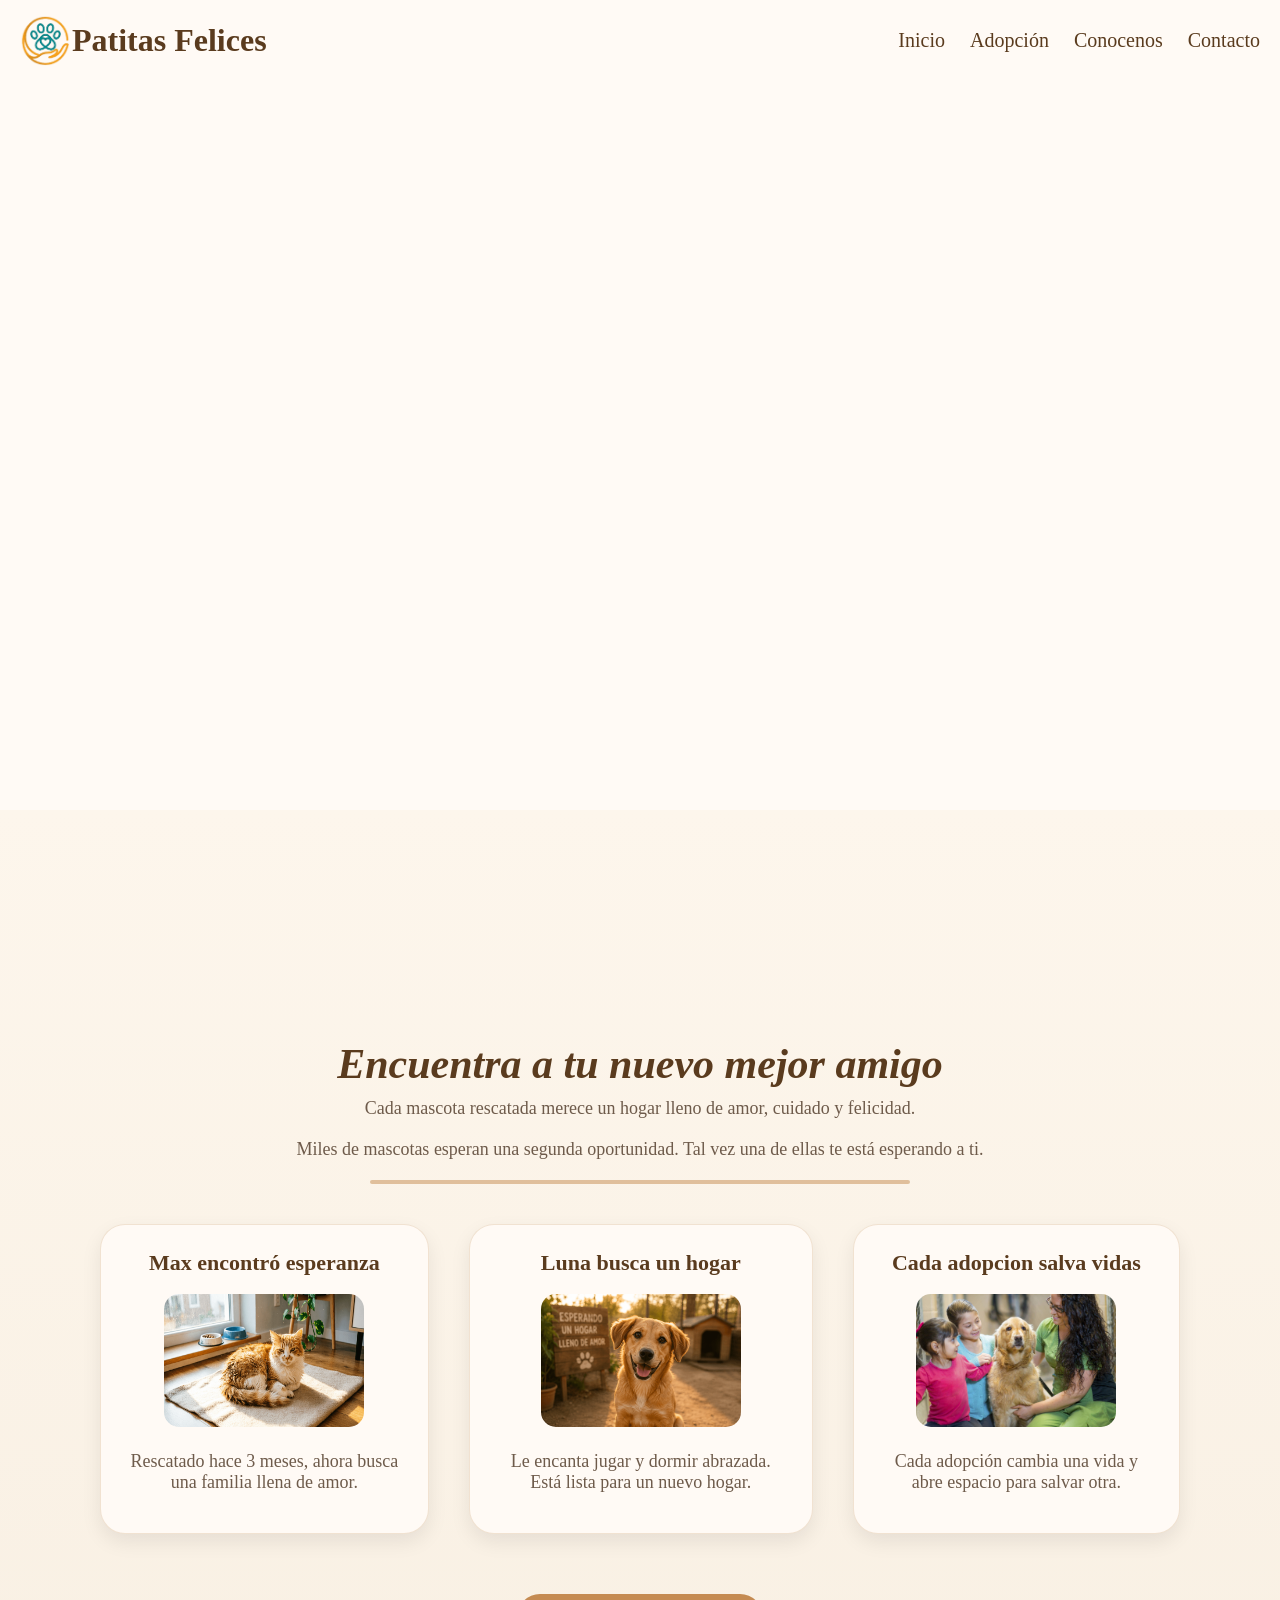
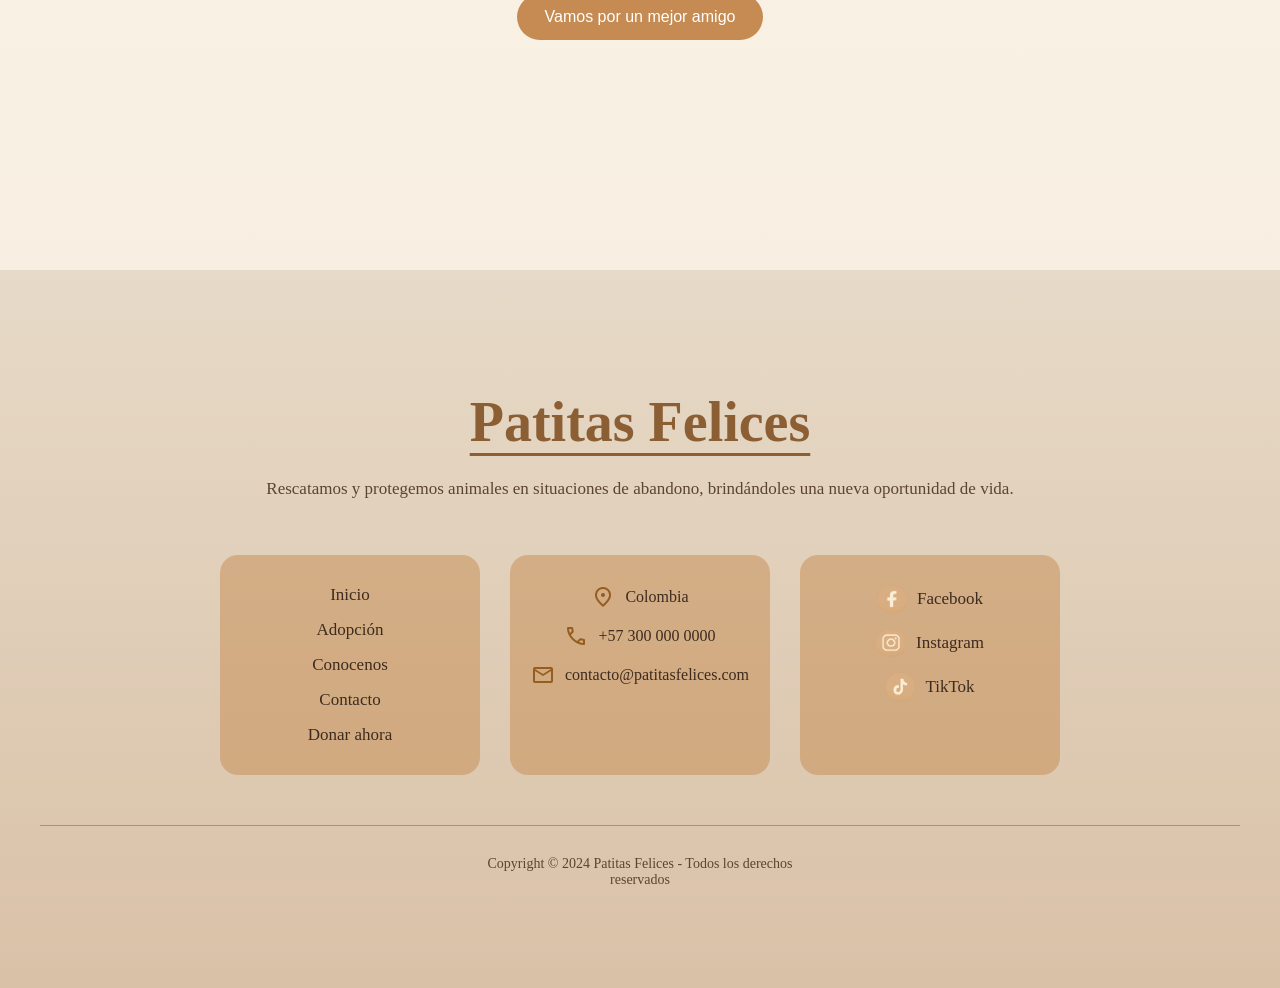
<file: index.html>
<!doctype html>
<html lang="es">
  <head>
    <meta charset="UTF-8" />
    <meta
      name="viewport"
      content="width=device-width, initial-scale=1.0" />
    <title>Document</title>
    <link
      rel="stylesheet"
      href="css/style.css" />
    <link
      rel="stylesheet"
      href="https://fonts.googleapis.com/css2?family=Material+Symbols+Outlined" />
  </head>
  <body>
    <header class="header">
      <div class="logo">
        <a
          href="index.html"
          class="logo-cont">
          <img
            src="img/logo/logo.png"
            alt="logo"
            width="50px" />
          <h1>Patitas Felices</h1>
        </a>
      </div>
      <nav>
        <ul>
          <li><a href="index.html">Inicio</a></li>
          <li><a href="adopcion.html">Adopción</a></li>
          <li><a href="nosotros.html">Conocenos</a></li>
          <li><a href="formulario.html">Contacto</a></li>
        </ul>
      </nav>
    </header>
    <main>
      <section
        id="inicio"
        class="hero">
        <div class="hero-slides">
          <div class="hero-slide hero-slide1">
            <div class="hero-text">
              <h1>Patitas Felices</h1>
              <p>"Transformamos abandono en nuevas oportunidades"</p>
            </div>
          </div>
          <div class="hero-slide hero-slide2">
            <div class="hero-text">
              <h1>Rescatamos vidas</h1>
              <p>
                Protegemos y buscamos hogares responsables para animales que
                merecen una segunda oportunidad
              </p>
            </div>
          </div>
          <div class="hero-slide hero-slide3">
            <div class="hero-text">
              <h1>¿Listo para adoptar?</h1>
              <p>Tu nuevo mejor amigo te está esperando</p>
              <a href="adopcion.html">
                <button class="hero-button">Adopta ahora</button>
              </a>
            </div>
          </div>
        </div>
      </section>

      <section class="carrusel">
        <div class="cont-carrusel">
          <h2>Encuentra a tu nuevo mejor amigo</h2>
          <p>
            Cada mascota rescatada merece un hogar lleno de amor, cuidado y
            felicidad.
          </p>
          <p class="mensaje">
            Miles de mascotas esperan una segunda oportunidad. Tal vez una de
            ellas te está esperando a ti.
          </p>
          <div class="linea"></div>
          <div class="carrusel-container">
            <div class="carrusel-item">
              <h3>Max encontró esperanza</h3>
              <img
                src="img/carrusel/carrusel1.png"
                width="200px"
                height="133px"
                alt="Imagen 1" />
              <p>
                Rescatado hace 3 meses, ahora busca una familia llena de amor.
              </p>
            </div>

            <div class="carrusel-item">
              <h3>Luna busca un hogar</h3>
              <img
                src="img/carrusel/carrusel.png"
                width="200px"
                alt="Imagen 2" />
              <p>
                Le encanta jugar y dormir abrazada. Está lista para un nuevo
                hogar.
              </p>
            </div>

            <div class="carrusel-item">
              <h3>Cada adopcion salva vidas</h3>
              <img
                src="img/carrusel/carrusel2.jpg"
                width="200px"
                alt="Imagen 3" />
              <p>
                Cada adopción cambia una vida y abre espacio para salvar otra.
              </p>
            </div>
          </div>
          <a href="adopcion.html">
            <button>Vamos por un mejor amigo</button>
          </a>
        </div>
      </section>
    </main>

    <footer>
      <div class="container-footer">
        <div class="title">
          <h2>Patitas Felices</h2>
          <p>
            Rescatamos y protegemos animales en situaciones de abandono,
            brindándoles una nueva oportunidad de vida.
          </p>
        </div>
        <div class="container-cards">
          <div class="link">
            <a href="index.html">Inicio</a>
            <a href="adopcion.html">Adopción</a>
            <a href="nosotros.html">Conocenos</a>
            <a href="formulario.html">Contacto</a>
            <a href="https://clientes.nequi.com.co/recargas?">Donar ahora</a>
          </div>

          <div class="contact">
            <div class="item-contact">
              <span class="material-symbols-outlined">location_on</span>
              <p>Colombia</p>
            </div>
            <div class="item-contact">
              <span class="material-symbols-outlined">call</span>
              <p>+57 300 000 0000</p>
            </div>
            <div class="item-contact">
              <span class="material-symbols-outlined">mail</span>
              <p>contacto@patitasfelices.com</p>
            </div>
          </div>

          <div class="redes">
            <a href="#">
              <img
                src="img/redes/facebook.png"
                alt="facebook"
                width="30px" />
              Facebook
            </a>
            <a href="#">
              <img
                src="img/redes/instagram.png"
                alt="instagram"
                width="30px" />
              Instagram
            </a>
            <a href="#">
              <img
                src="img/redes/tiktok.png"
                alt="T"
                width="30px" />
              TikTok
            </a>
            
          </div>
        </div>
        <p class="copy">
          Copyright © 2024 Patitas Felices - Todos los derechos
          <br />
          reservados
        </p>
      </div>
    </footer>
  </body>
</html>
</file>
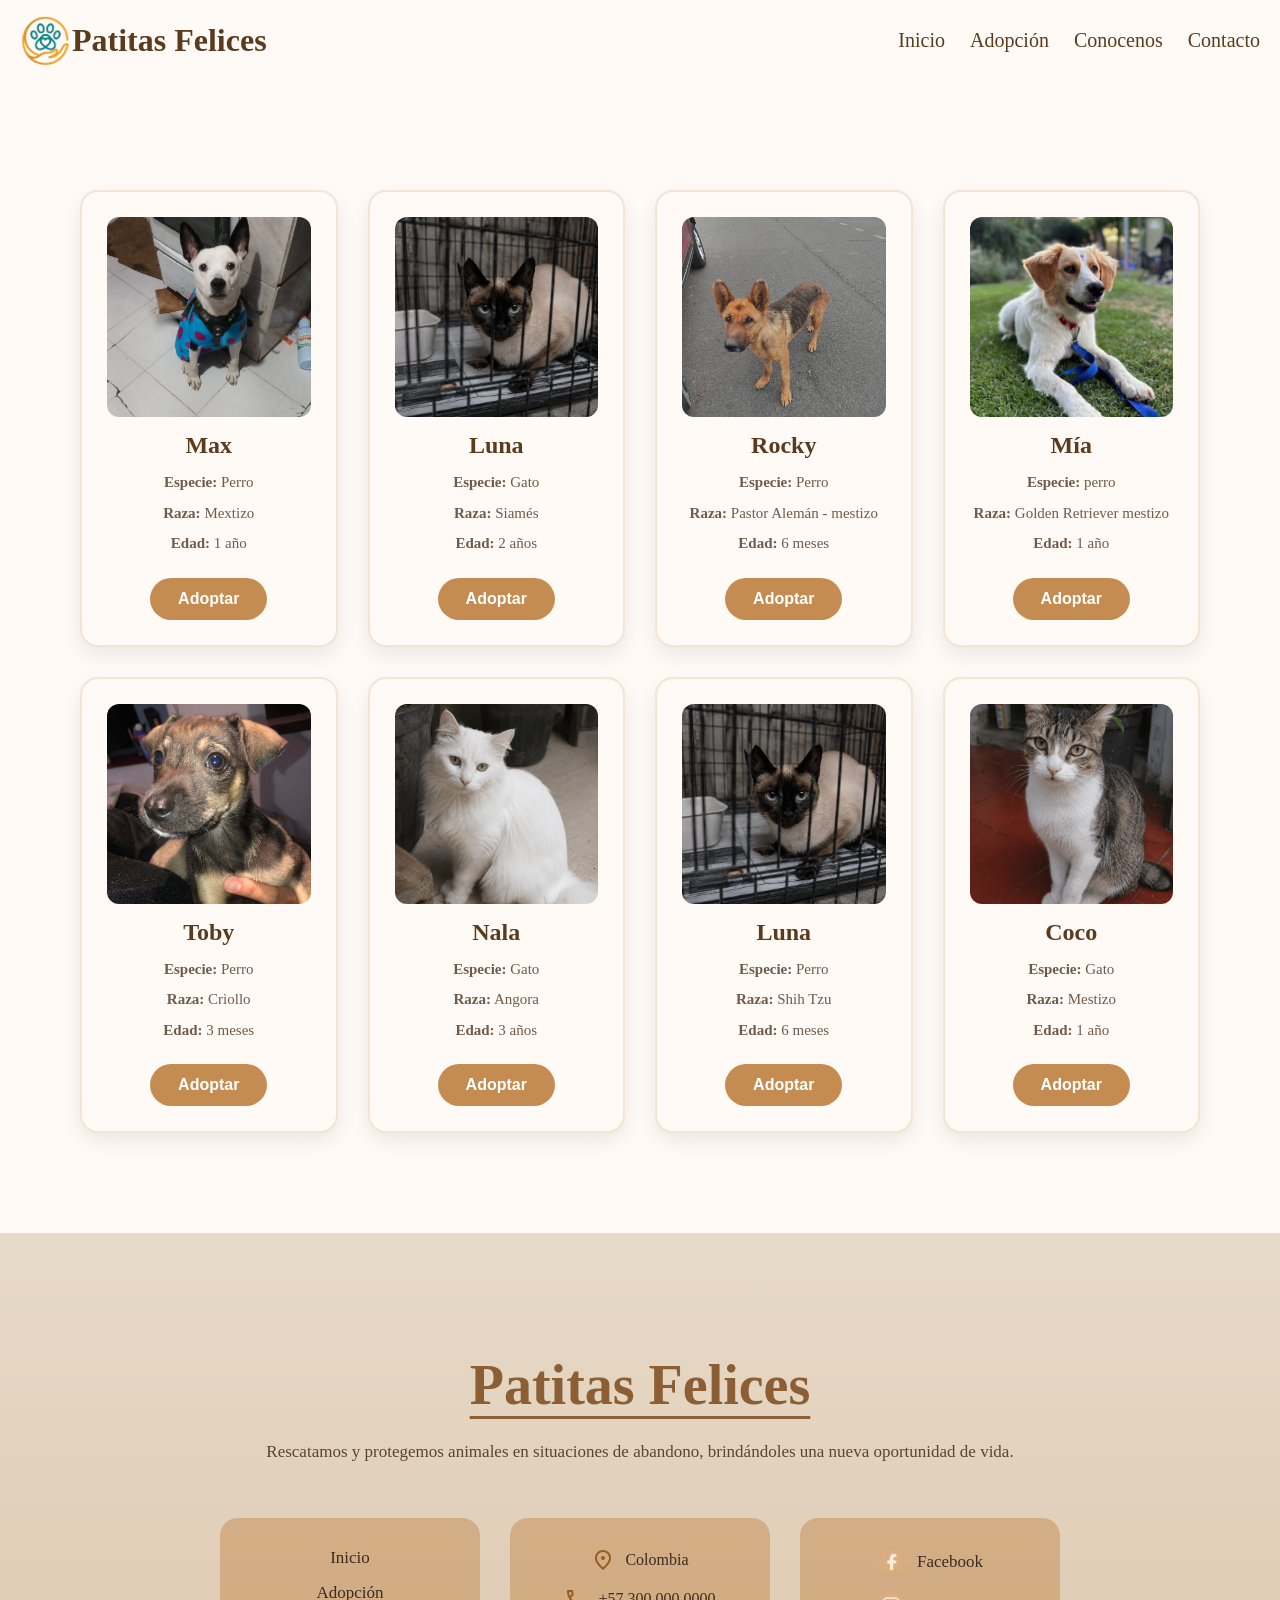
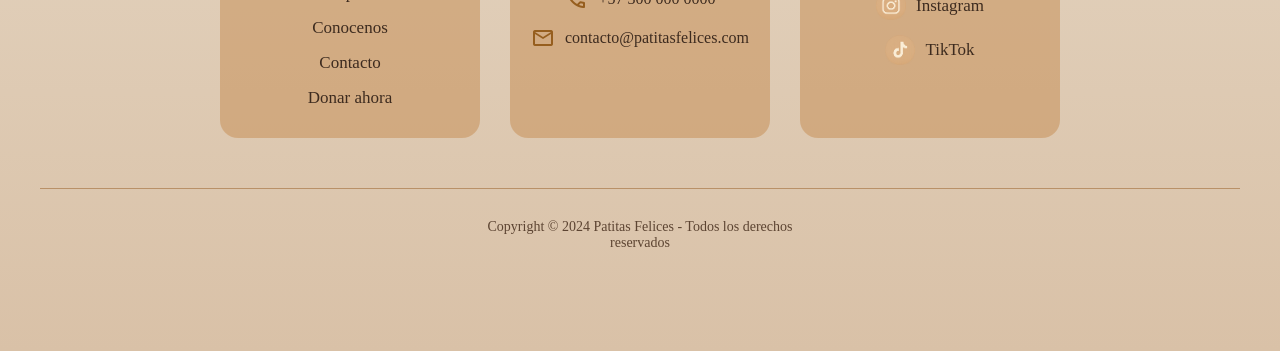
<file: adopcion.html>
<!DOCTYPE html>
<html lang="en">
<head>
    <meta charset="UTF-8">
    <meta name="viewport" content="width=device-width, initial-scale=1.0">
    <title>Document</title>
    <link rel="stylesheet" href="css/style.css">
    <link rel="stylesheet" href="https://fonts.googleapis.com/css2?family=Material+Symbols+Outlined" /></head>

</head>
<body>
    <header class="header">
        <div class="logo">
            <a href="index.html" class="logo-cont">
            <img src="img/logo/logo.png" alt="logo" width="50px">
                <h1>Patitas Felices</h1>
            </a>
        </div>
        <nav>
            <ul>
                <li><a href="index.html">Inicio</a></li>
                <li><a href="adopcion.html">Adopción</a></li>
                <li><a href="nosotros.html">Conocenos</a></li>
                <li><a href="formulario.html">Contacto</a></li>
            </ul>
        </nav>
    </header>

    <main>
        <div class="contenedor-tarjetas">
    
            <div class="contact-tarjet">
                <img src="img/adopcion/max.jpg" alt="Max">
                <h3>Max</h3>
                <p><strong>Especie:</strong> Perro</p>
                <p><strong>Raza:</strong> Mextizo</p>
                <p><strong>Edad:</strong> 1 año</p>
                <a href="formulario.html"><button>Adoptar</button></a>
            </div>
    
            <div class="contact-tarjet">
                <img src="img/adopcion/luna.png" alt="Luna">
                <h3>Luna</h3>
                <p><strong>Especie:</strong> Gato</p>
                <p><strong>Raza:</strong> Siamés</p>
                <p><strong>Edad:</strong> 2 años</p>
                <a href="formulario.html"><button>Adoptar</button></a>
            </div>
    
            <div class="contact-tarjet">
                <img src="img/adopcion/rocky.jpg" alt="Rocky">
                <h3>Rocky</h3>
                <p><strong>Especie:</strong> Perro</p>
                <p><strong>Raza:</strong> Pastor Alemán - mestizo</p>
                <p><strong>Edad:</strong> 6 meses</p>
                <a href="formulario.html"><button>Adoptar</button></a>
            </div>
    
            <div class="contact-tarjet">
                <img src="img/adopcion/mia.jpg" alt="Mía">
                <h3>Mía</h3>
                <p><strong>Especie:</strong> perro</p>
                <p><strong>Raza:</strong> Golden Retriever mestizo</p>
                <p><strong>Edad:</strong> 1 año</p>
                <a href="formulario.html"><button>Adoptar</button></a>
            </div>
    
            <div class="contact-tarjet">
                <img src="img/adopcion/toby.jpg" alt="Toby">
                <h3>Toby</h3>
                <p><strong>Especie:</strong> Perro</p>
                <p><strong>Raza:</strong> Criollo</p>
                <p><strong>Edad:</strong> 3 meses</p>
                <a href="formulario.html"><button>Adoptar</button></a>
            </div>
    
            <div class="contact-tarjet">
                <img src="img/adopcion/nala.png" alt="Nala">
                <h3>Nala</h3>
                <p><strong>Especie:</strong> Gato</p>
                <p><strong>Raza:</strong> Angora</p>
                <p><strong>Edad:</strong> 3 años</p>
                <a href="formulario.html"><button>Adoptar</button></a>
            </div>
    
            <div class="contact-tarjet">
                <img src="img/adopcion/luna.png" alt="Luna">
                <h3>Luna</h3>
                <p><strong>Especie:</strong> Perro</p>
                <p><strong>Raza:</strong> Shih Tzu</p>
                <p><strong>Edad:</strong> 6 meses</p>
                <a href="formulario.html"><button>Adoptar</button></a>
            </div>
    
            <div class="contact-tarjet">
                <img src="img/adopcion/coco.png" alt="Coco">
                <h3>Coco</h3>
                <p><strong>Especie:</strong> Gato</p>
                <p><strong>Raza:</strong> Mestizo</p>
                <p><strong>Edad:</strong> 1 año</p>
                <a href="formulario.html"><button>Adoptar</button></a>
            </div>
    
        </div>
    </main>



    <footer>
      <div class="container-footer">
        <div class="title">
          <h2>Patitas Felices</h2>
          <p>
            Rescatamos y protegemos animales en situaciones de abandono,
            brindándoles una nueva oportunidad de vida.
          </p>
        </div>
        <div class="container-cards">
          <div class="link">
            <a href="index.html">Inicio</a>
            <a href="adopcion.html">Adopción</a>
            <a href="nosotros.html">Conocenos</a>
            <a href="formulario.html">Contacto</a>
            <a href="https://clientes.nequi.com.co/recargas?">Donar ahora</a>
          </div>

          <div class="contact">
            <div class="item-contact">
              <span class="material-symbols-outlined">location_on</span>
              <p>Colombia</p>
            </div>
            <div class="item-contact">
              <span class="material-symbols-outlined">call</span>
              <p>+57 300 000 0000</p>
            </div>
            <div class="item-contact">
              <span class="material-symbols-outlined">mail</span>
              <p>contacto@patitasfelices.com</p>
            </div>
          </div>

          <div class="redes">
            <a href="#">
              <img
                src="img/redes/facebook.png"
                alt="facebook"
                width="30px" />
              Facebook
            </a>
            <a href="#">
              <img
                src="img/redes/instagram.png"
                alt="instagram"
                width="30px" />
              Instagram
            </a>
            <a href="#">
              <img
                src="img/redes/tiktok.png"
                alt="T"
                width="30px" />
              TikTok
            </a>
            
          </div>
        </div>
        <p class="copy">
          Copyright © 2024 Patitas Felices - Todos los derechos
          <br />
          reservados
        </p>
      </div>
    </footer>
</body>
</html>
</file>
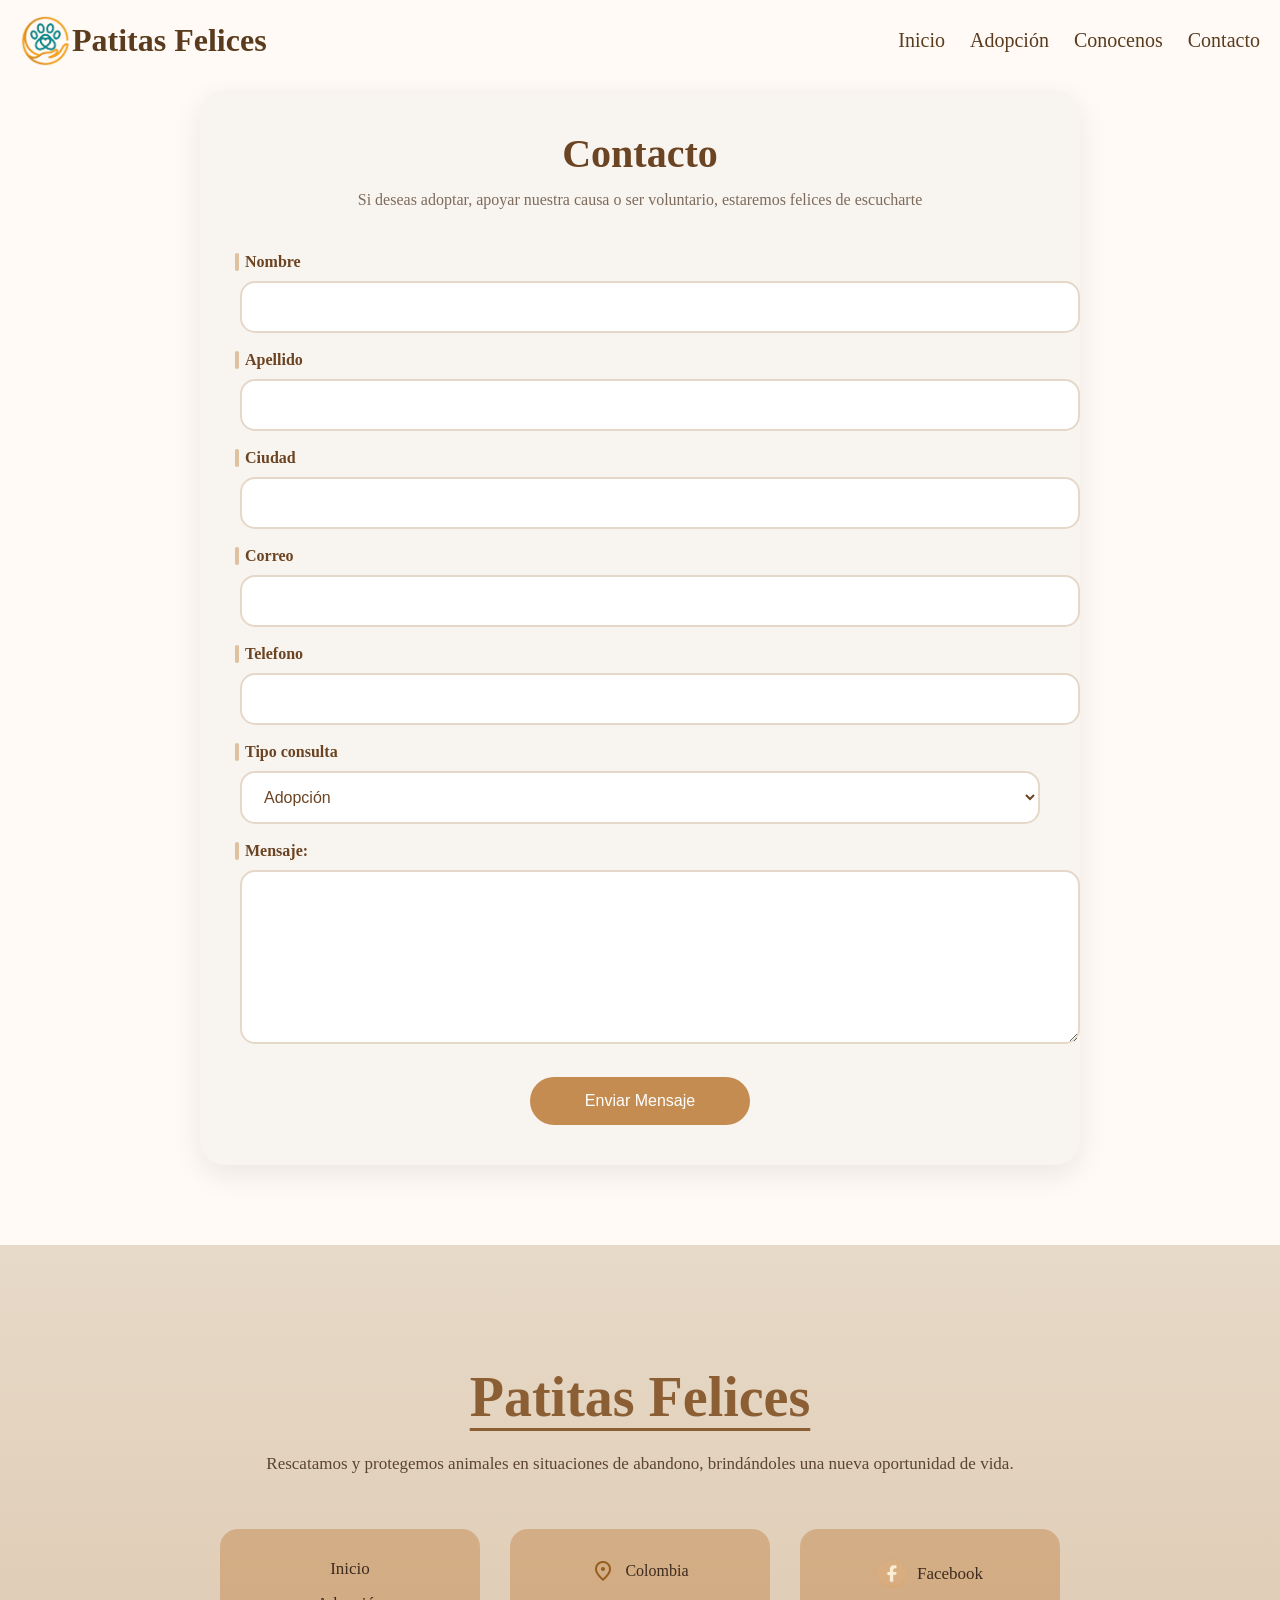
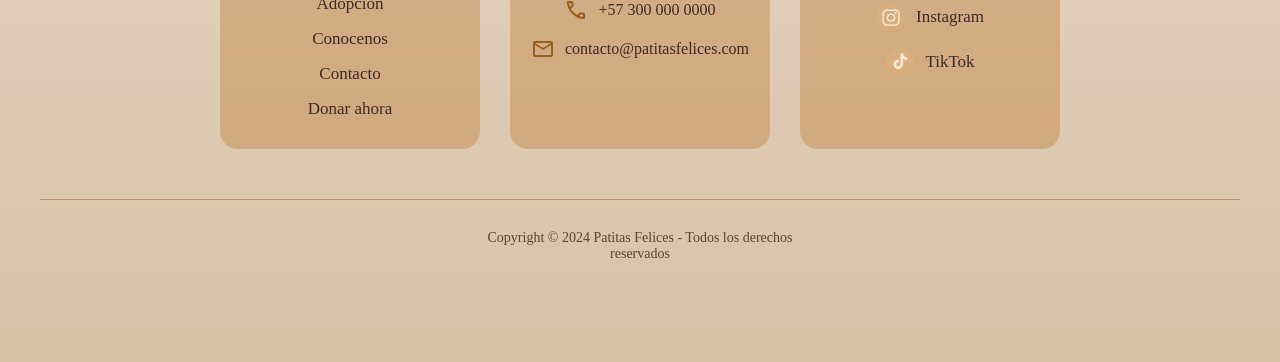
<file: formulario.html>
<!DOCTYPE html>
<html lang="en">
<head>
    <meta charset="UTF-8">
    <meta name="viewport" content="width=device-width, initial-scale=1.0">
    <title>Document</title>
    <link rel="stylesheet" href="css/style.css">
    <link rel="stylesheet" href="https://fonts.googleapis.com/css2?family=Material+Symbols+Outlined" /></head>

</head>
<body>
    <header class="header">
        <div class="logo">
            <a href="index.html" class="logo-cont">
            <img src="img/logo/logo.png" alt="logo" width="50px">
                <h1>Patitas Felices</h1>
            </a>
        </div>
        <nav>
            <ul>
                <li><a href="index.html">Inicio</a></li>
                <li><a href="adopcion.html">Adopción</a></li>
                <li><a href="nosotros.html">Conocenos</a></li>
                <li><a href="formulario.html">Contacto</a></li>
            </ul>
        </nav>
    </header>
    <main>
        <section id="contacto" class="contacto">
            <h2>Contacto</h2>
                <p>Si deseas adoptar, apoyar nuestra causa o ser voluntario, estaremos felices de escucharte</p>
                <form action="">
                    <label for="name">Nombre</label>
                    <input type="text" id="name" name="name" required>
                    
                    <label for="lname">Apellido</label>
                    <input type="text" id="lname" name="lname" required>
    
                    <label for="name">Ciudad</label>
                    <input type="text" id="name" name="name" required>
    
                    <label for="name">Correo</label>
                    <input type="email" id="email" name="email"  required>
    
                    <label for="name">Telefono</label>
                    <input type="number" id="number" name="number" required>
    
                    <label for="consulta">Tipo consulta</label>
                    <select name="consulta" id="consulta">
                        <option value="adopcion">Adopción</option>
                        <option value="donacion">Donación</option>
                        <option value="voluntariado">Voluntariado</option>
                        <option value="informacion">Informacion</option>
    
                    </select>
    
                    <label for="mensaje">Mensaje:</label>
                    <textarea id="mensaje" name="mensaje" rows="4" required></textarea>
    
                    <button type="submit">Enviar Mensaje</button>
                </form>
        </section>
    </main>
     <footer>
      <div class="container-footer">
        <div class="title">
          <h2>Patitas Felices</h2>
          <p>
            Rescatamos y protegemos animales en situaciones de abandono,
            brindándoles una nueva oportunidad de vida.
          </p>
        </div>
        <div class="container-cards">
          <div class="link">
            <a href="index.html">Inicio</a>
            <a href="adopcion.html">Adopción</a>
            <a href="nosotros.html">Conocenos</a>
            <a href="formulario.html">Contacto</a>
            <a href="https://clientes.nequi.com.co/recargas?">Donar ahora</a>
          </div>

          <div class="contact">
            <div class="item-contact">
              <span class="material-symbols-outlined">location_on</span>
              <p>Colombia</p>
            </div>
            <div class="item-contact">
              <span class="material-symbols-outlined">call</span>
              <p>+57 300 000 0000</p>
            </div>
            <div class="item-contact">
              <span class="material-symbols-outlined">mail</span>
              <p>contacto@patitasfelices.com</p>
            </div>
          </div>

          <div class="redes">
            <a href="#">
              <img
                src="img/redes/facebook.png"
                alt="facebook"
                width="30px" />
              Facebook
            </a>
            <a href="#">
              <img
                src="img/redes/instagram.png"
                alt="instagram"
                width="30px" />
              Instagram
            </a>
            <a href="#">
              <img
                src="img/redes/tiktok.png"
                alt="T"
                width="30px" />
              TikTok
            </a>
            
          </div>
        </div>
        <p class="copy">
          Copyright © 2024 Patitas Felices - Todos los derechos
          <br />
          reservados
        </p>
      </div>
    </footer>
</body>
</html>
</file>
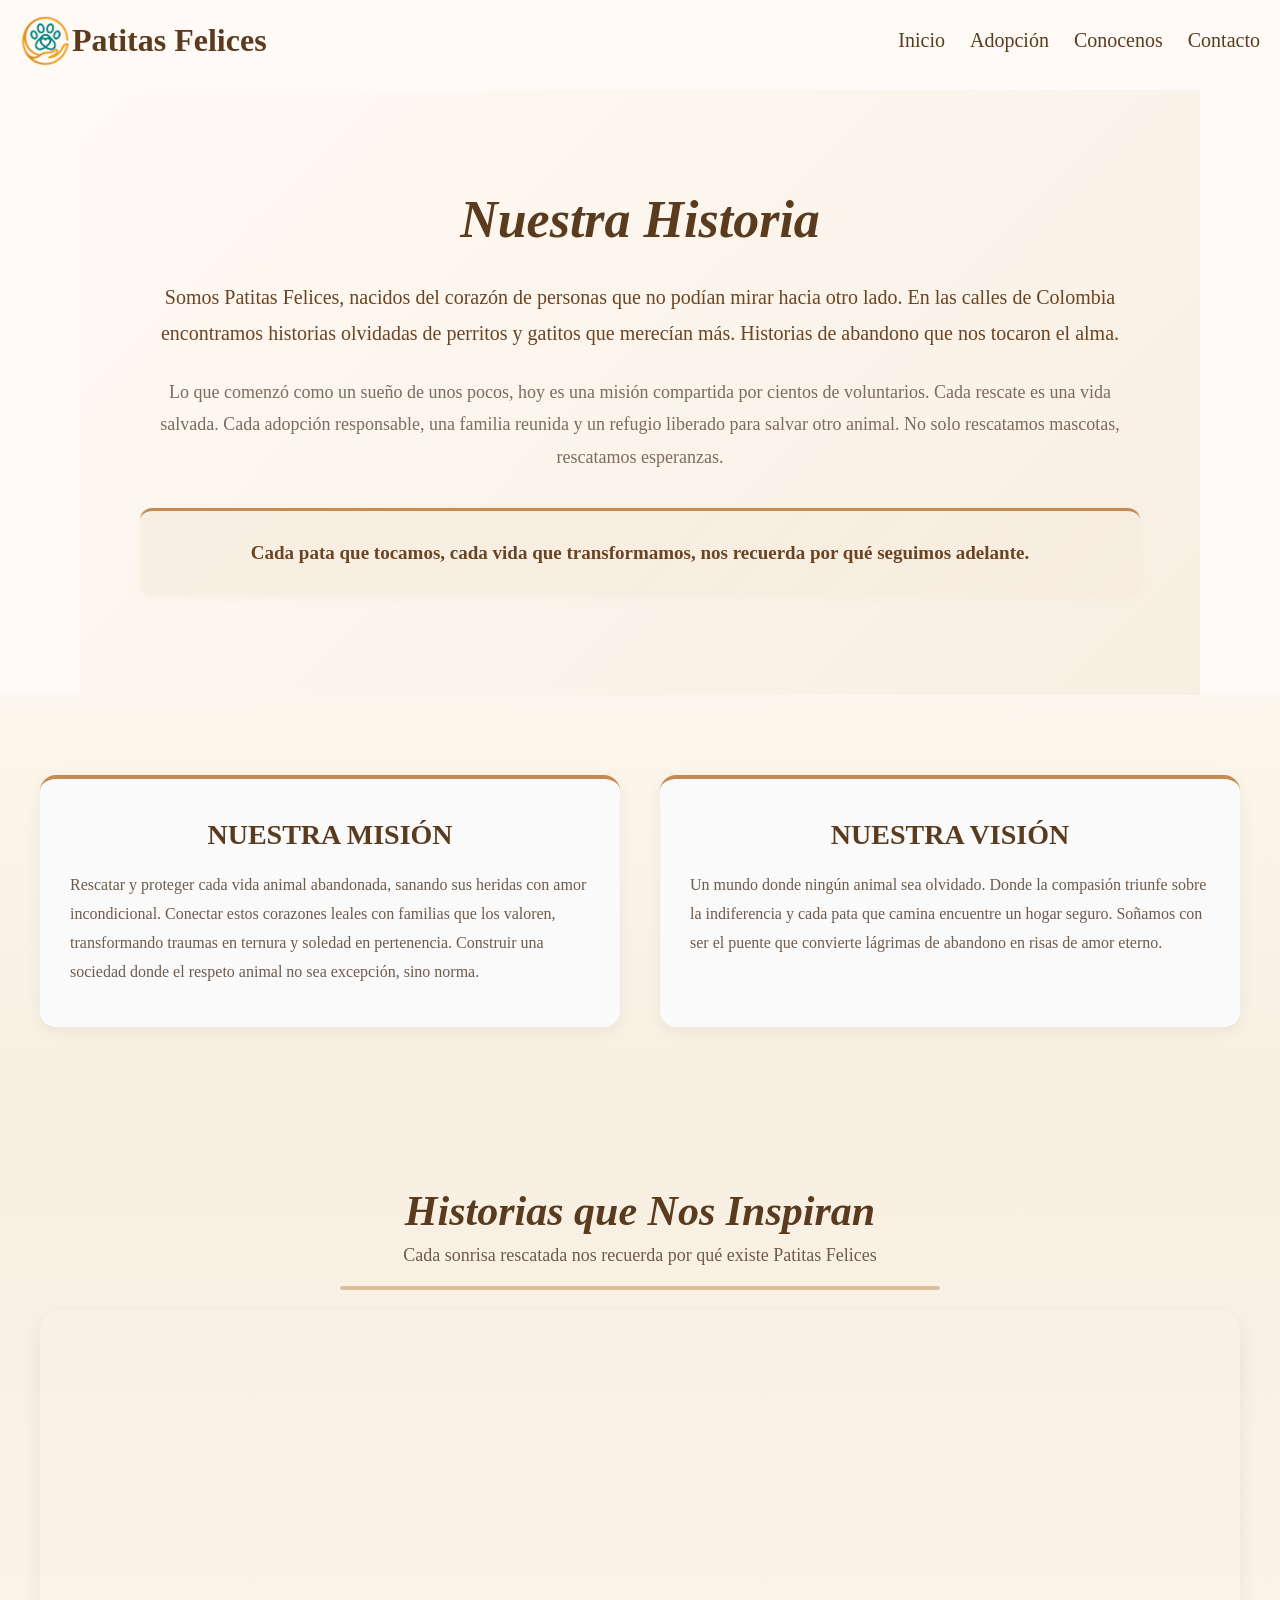
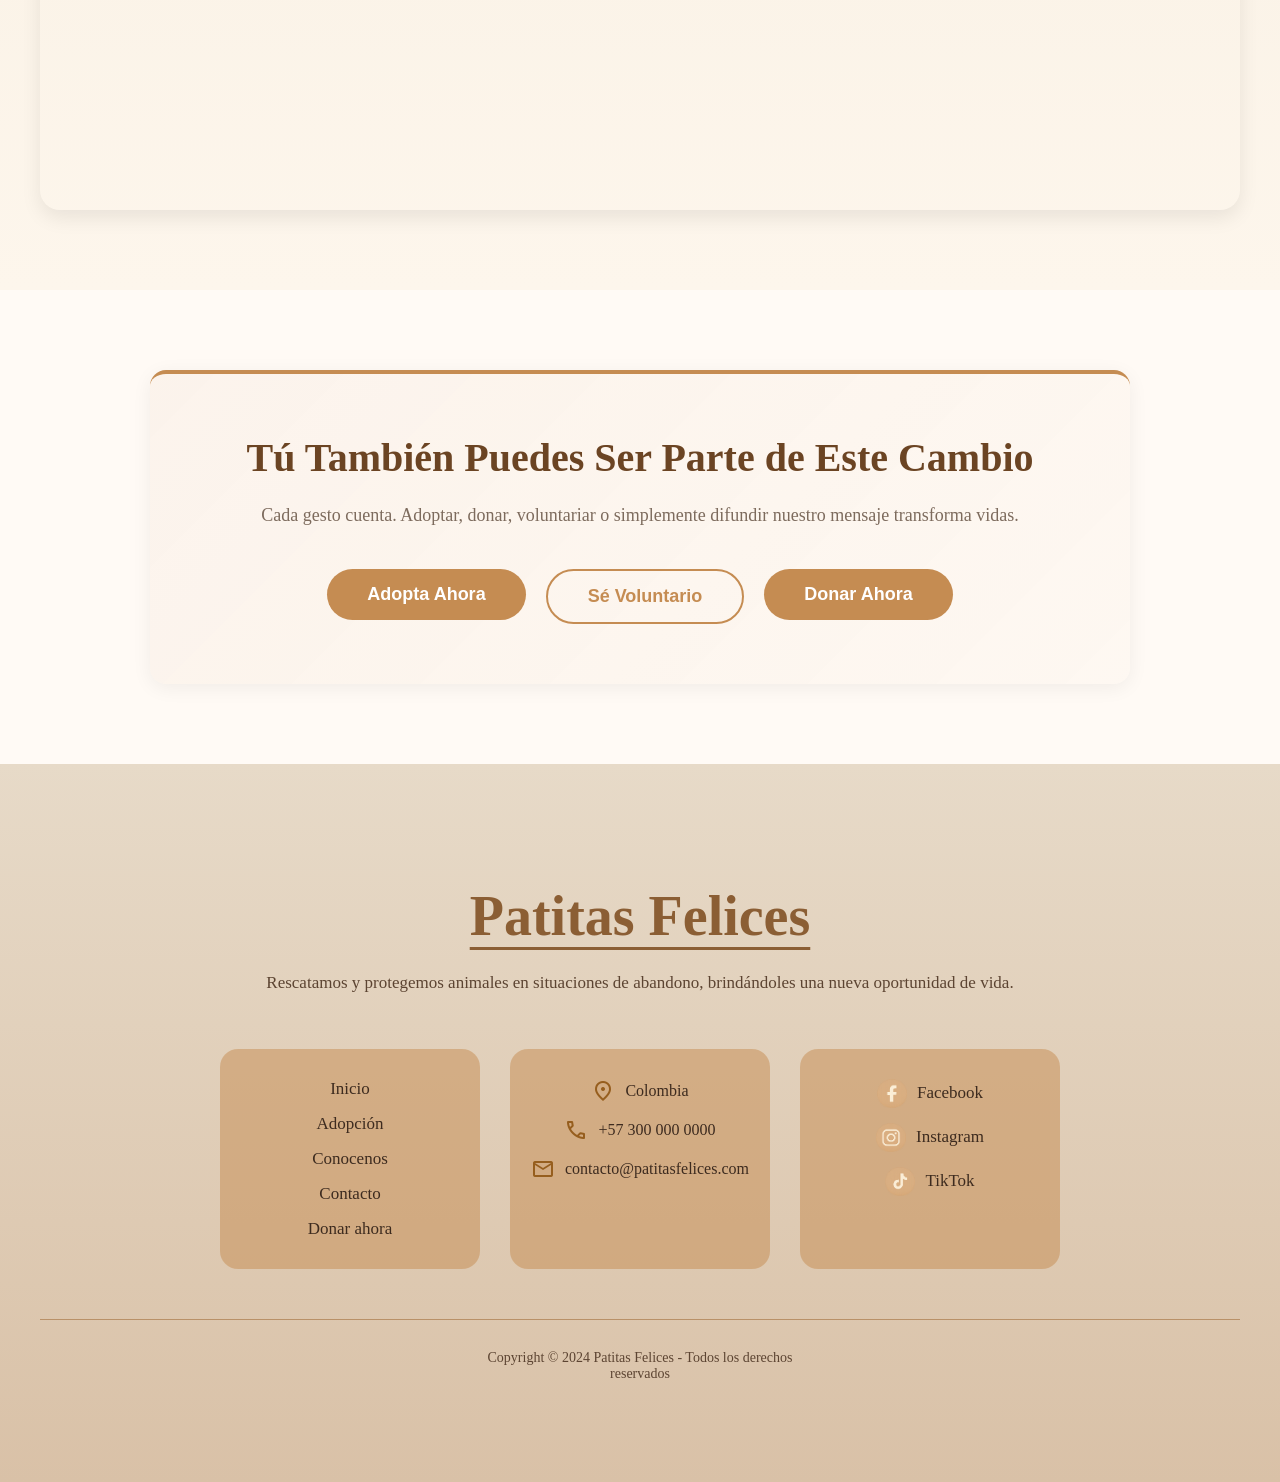
<file: nosotros.html>
<!DOCTYPE html>
<html lang="en">
<head>
    <meta charset="UTF-8">
    <meta name="viewport" content="width=device-width, initial-scale=1.0">
    <title>Document</title>
    <link rel="stylesheet" href="css/style.css">
    <link rel="stylesheet" href="https://fonts.googleapis.com/css2?family=Material+Symbols+Outlined" />
</head>

</head>
<body>
    <header class="header">
        <div class="logo">
            <a href="index.html" class="logo-cont">
            <img src="img/logo/logo.png" alt="logo" width="50px">
                <h1>Patitas Felices</h1>
            </a>
        </div>
        <nav>
            <ul>
                <li><a href="index.html">Inicio</a></li>
                <li><a href="adopcion.html">Adopción</a></li>
                <li><a href="nosotros.html">Conocenos</a></li>
                <li><a href="formulario.html">Contacto</a></li>
            </ul>
        </nav>
    </header>
    <main>
        <section id="nosotros">

            <section class="historia">
                <div class="historia-contenido">
                    <h1>Nuestra Historia</h1>
                    <p class="intro-texto">
                        Somos Patitas Felices, nacidos del corazón de personas que no podían mirar hacia otro lado. 
                        En las calles de Colombia encontramos historias olvidadas de perritos y gatitos que merecían más. 
                        Historias de abandono que nos tocaron el alma.
                    </p>
                    <p class="cuerpo-texto">
                        Lo que comenzó como un sueño de unos pocos, hoy es una misión compartida por cientos de voluntarios. 
                        Cada rescate es una vida salvada. Cada adopción responsable, una familia reunida y un refugio liberado para salvar otro animal. 
                        No solo rescatamos mascotas, rescatamos esperanzas.
                    </p>
                    <p class="cierre-texto">
                        <strong>Cada pata que tocamos, cada vida que transformamos, nos recuerda por qué seguimos adelante.</strong>
                    </p>
                </div>
            </section>

            <section class="mis-vis">
                <div class="mision">
                    <h2>NUESTRA MISIÓN</h2>
                    <p>Rescatar y proteger cada vida animal abandonada, sanando sus heridas con amor incondicional. Conectar estos corazones leales con familias que los valoren, transformando traumas en ternura y soledad en pertenencia. Construir una sociedad donde el respeto animal no sea excepción, sino norma.</p>
                </div>
                <div class="vision">
                    <h2> NUESTRA VISIÓN</h2>
                    <p>Un mundo donde ningún animal sea olvidado. Donde la compasión triunfe sobre la indiferencia y cada pata que camina encuentre un hogar seguro. Soñamos con ser el puente que convierte lágrimas de abandono en risas de amor eterno.</p>
                </div>  
            </section>

            <section class="carrusel-historias">
    <div class="cont-carrusel-historias">

        <h2>Historias que Nos Inspiran</h2>
        <p>Cada sonrisa rescatada nos recuerda por qué existe Patitas Felices</p>

        <div class="linea"></div>

        <div class="carrusel-container-historias">

            <!-- Banner 1 -->
            <div class="slide slide1">
                <div class="contenido-slide izquierda">
                    <h1>Patitas Felices</h1>
                    <p>"Transformamos abandono en nuevas oportunidades"</p>
                    <p>Rescatamos, protegemos y buscamos hogares responsables para animales que merecen una segunda oportunidad.</p>

                    <a href="adopcion.html">
                        <button>Adopta ahora</button>
                    </a>
                </div>
            </div>

            <!-- Banner 2 -->
            <div class="slide slide2">
                <div class="contenido-slide centro">
                    <h1>Ayúdanos a Salvar Vidas</h1>
                    <p>"Tu ayuda hace la diferencia"</p>
                    <p>Con tu donación podemos alimentar, rescatar y brindar atención veterinaria.</p>

                    <a href="https://clientes.nequi.com.co/recargas?">
                        <button>Donar ahora</button>
                    </a>
                </div>
            </div>

                <!-- Banner 3 -->
            <div class="slide slide3">
                <div class="contenido-slide derecha">
                    <h1>Hazte Voluntario</h1>
                    <p>"Cada mano cuenta"</p>
                    <p>Únete a nuestra misión ayudando a perros y gatos a encontrar un hogar.</p>

                    <a href="formulario.html">
                        <button>Quiero ayudar</button>
                    </a>
                </div>
            </div>

        </div>
    </div>
</section>

            <section class="testimonio">
                <h2>Tú También Puedes Ser Parte de Este Cambio</h2>
                <p>Cada gesto cuenta. Adoptar, donar, voluntariar o simplemente difundir nuestro mensaje transforma vidas.</p>
                <div class="botones-accion">
                    <a href="adopcion.html">
                        <button class="btn-adoptar">Adopta Ahora</button>
                    </a>
                    <a href="formulario.html">
                        <button class="btn-contactar">Sé Voluntario</button>
                    </a>
                    <a href="https://clientes.nequi.com.co/recargas?">
                        <button class="btn-adoptar">Donar Ahora</button>
                    </a>
                </div>
            </section>
        </section>
    </main>
     <footer>
      <div class="container-footer">
        <div class="title">
          <h2>Patitas Felices</h2>
          <p>
            Rescatamos y protegemos animales en situaciones de abandono,
            brindándoles una nueva oportunidad de vida.
          </p>
        </div>
        <div class="container-cards">
          <div class="link">
            <a href="index.html">Inicio</a>
            <a href="adopcion.html">Adopción</a>
            <a href="nosotros.html">Conocenos</a>
            <a href="formulario.html">Contacto</a>
            <a href="https://clientes.nequi.com.co/recargas?">Donar ahora</a>
          </div>

          <div class="contact">
            <div class="item-contact">
              <span class="material-symbols-outlined">location_on</span>
              <p>Colombia</p>
            </div>
            <div class="item-contact">
              <span class="material-symbols-outlined">call</span>
              <p>+57 300 000 0000</p>
            </div>
            <div class="item-contact">
              <span class="material-symbols-outlined">mail</span>
              <p>contacto@patitasfelices.com</p>
            </div>
          </div>

          <div class="redes">
            <a href="#">
              <img
                src="img/redes/facebook.png"
                alt="facebook"
                width="30px" />
              Facebook
            </a>
            <a href="#">
              <img
                src="img/redes/instagram.png"
                alt="instagram"
                width="30px" />
              Instagram
            </a>
            <a href="#">
              <img
                src="img/redes/tiktok.png"
                alt="T"
                width="30px" />
              TikTok
            </a>
            
          </div>
        </div>
        <p class="copy">
          Copyright © 2024 Patitas Felices - Todos los derechos
          <br />
          reservados
        </p>
      </div>
    </footer>
</body>
</html>
</file>
<file: css/style.css>
* {
  margin: 0;
  padding: 0;
}

body {
  background-color: #fffaf5;
}

/* header */
.header {
  display: flex;
  align-items: center;
  justify-content: space-between;
  background-color: #fffaf5;
  padding: 15px 20px;
  z-index: 100;
  position: fixed;
  top: 0;
  left: 0;
  width: 100%;
  box-sizing: border-box;
}

.logo-cont {
  display: flex;
  align-items: center;
  gap: 2px;
  text-decoration: none;
  color: rgb(230, 116, 50);
}

.logo-cont h1 {
  font-size: 32px;
  color: #5a3b1e;
}

.logo img {
  display: block;
}

.header ul {
  display: flex;
  flex-direction: row;
  align-items: center;
  margin: 0;
  padding: 0;
  gap: 25px;
  list-style: none;
}

.header ul li a {
  text-decoration: none;
  color: #5a3b1e;
  font-size: 20px;
  transition: 0.3s;
}

.header ul li a:hover {
  color: rgba(172, 85, 23, 0.815);
  background: rgba(172, 85, 23, 0.08);
  padding: 5px;
  border-radius: 5px;
}

main {
  margin-top: 90px;
}

.hero {
  position: relative;
  width: 100%;
  height: 80vh;
  overflow: hidden;
  border-radius: 0;
}

.hero-slides {
  position: relative;
  width: 100%;
  height: 100%;
}

.hero-slide {
  position: absolute;
  inset: 0;
  display: flex;
  align-items: center;
  justify-content: center;
  padding: 60px;
  background-size: cover;
  background-position: center;
  background-repeat: no-repeat;
  opacity: 0;
  animation: heroSlider 15s infinite;
}

.hero-slide1 {
  background-image: url('../img/hero/fondo.png');
  animation-delay: 0s;
}

.hero-slide2 {
  background-image: url('../img/hero/fondo1.png');
  animation-delay: 5s;
}

.hero-slide3 {
  background-image: url('../img/hero/fondo3.png');
  animation-delay: 10s;
}

.hero-slide::before {
  content: '';
  position: absolute;
  inset: 0;
  background: rgba(0, 0, 0, 0.35);
  pointer-events: none;
}

.hero-text {
  position: relative;
  z-index: 2;
  text-align: center;
  max-width: 600px;
  color: white;
  pointer-events: auto;
}

.hero-text h1 {
  font-size: 70px;
  margin-bottom: 20px;
  color: #fff;
  text-shadow: 2px 2px 8px rgba(0, 0, 0, 0.5);
}

.hero-text p {
  font-size: 24px;
  margin-bottom: 20px;
  color: #fff;
  text-shadow: 1px 1px 6px rgba(0, 0, 0, 0.5);
}

.hero-button {
  padding: 14px 28px;
  border: none;
  border-radius: 12px;
  background: #c58c52;
  color: white;
  font-size: 18px;
  cursor: pointer;
  transition: 0.3s;
  box-shadow: 0 4px 12px rgba(0, 0, 0, 0.3);
}

.hero-button:hover {
  background: #d98941;
  transform: scale(1.05);
  box-shadow: 0 6px 16px rgba(0, 0, 0, 0.4);
}

@keyframes heroSlider {
  0% {
    opacity: 0;
    transform: scale(1.08);
  }
  10% {
    opacity: 1;
    transform: scale(1);
  }
  30% {
    opacity: 1;
  }
  40% {
    opacity: 0;
  }
  100% {
    opacity: 0;
  }
}

.hero:hover .hero-slide {
  animation-play-state: paused;
}

/* carrusel */
.carrusel {
  display: flex;
  flex-direction: column;
  text-align: center;
  justify-content: center;
  gap: 20px;
  height: 900px;
  padding: 80px 100px;
  background: linear-gradient(to bottom, #fdf6ec, #f8efe2);
}

.carrusel-container {
  display: flex;
  flex-direction: row;
  justify-content: center;
  gap: 40px;
  min-width: 200px;
  padding: 20px 0 40px;
}

.carrusel-item {
  background-color: #fffaf5;
  padding: 25px;
  border-radius: 25px;
  border: 1px solid rgba(185, 129, 64, 0.2);
  box-shadow: 0 8px 20px rgba(0, 0, 0, 0.08);
  transition: 0.3s ease;
}

.carrusel-item:hover {
  transform: translateY(-8px);
  box-shadow: 0 14px 25px rgba(0, 0, 0, 0.12);
}

.carrusel h2 {
  font-size: 42px;
  color: #5a3b1e;
  font-style: italic;
  margin-bottom: 10px;
}

.carrusel p {
  color: #6e5b4b;
  font-size: 18px;
  margin-bottom: 20px;
}
.carrusel-item p {
  color: #6e5b4b;
  font-size: 18px;
  padding-top: 20px;
  margin-bottom: 15px;
}
.carrusel-item h3 {
  font-size: 22px;
  margin-bottom: 18px;
  color: #5a3b1e;
}

.carrusel-item img {
  border-radius: 15px;
  transition: 0.3s ease;
}

.carrusel-item img:hover {
  transform: scale(1.03);
  box-shadow: 4px 10px 10px rgba(146, 86, 38, 0.5);
}

.carrusel a button {
  margin-top: 20px;
  padding: 14px 28px;
  border: none;
  border-radius: 50px;
  background-color: #c58b52;
  color: white;
  font-size: 16px;
  transition: 0.3s ease;
  cursor:
    url(/img/click.png) 16 16,
    pointer;
}

.carrusel a button:hover {
  background-color: #a86f3d;
  transform: scale(1.05);
}

.linea {
  width: 50%;
  height: 4px;
  background-color: #c58c5281;
  margin: 0 auto 20px;
  border-radius: 10px;
}

/* fotter */

.material-symbols-outlined {
  font-variation-settings:
    'FILL' 0,
    'wght' 400,
    'GRAD' 0,
    'opsz' 24;

  font-size: 24px;
  color: #965e1e;
}

footer {
  background: linear-gradient(to bottom, #e7dac8, #d9c1a7);
  color: #3d2b1f;
  padding: 100px 30px;
}

.container-footer {
  max-width: 1200px;
  margin: auto;
  display: flex;
  flex-direction: column;
  gap: 30px;
  max-height: none;
}

.title {
  text-align: center;
  padding: 20px 0;
}

.title h2 {
  font-size: 56px;
  margin-bottom: 20px;
  color: #8b5e34;
  font-weight: 700;
  text-decoration: underline;
  text-decoration-color: #8b5e34;
  text-underline-offset: 12px;
  text-decoration-thickness: 3px;
}

.title p {
  max-width: 800px;
  margin: auto;
  line-height: 1.8;
  color: #5c4432;
  font-size: 17px;
}

.container-cards {
  display: flex;
  flex-direction: row;
  justify-content: center;
  align-items: flex-start;
  gap: 30px;
  flex-wrap: wrap;
}

.link,
.contact,
.redes {
  display: flex;
  flex-direction: column;
  align-items: center;
  text-align: center;
  background-color: #c58c5281;
  padding: 30px;
  border-radius: 18px;
  width: 200px;
  min-height: 160px;
  gap: 15px;
}

.link a,
.redes a {
  text-decoration: none;
  color: #3d2b1f;
  transition: 0.3s ease;
  font-size: 17px;
}

.link a:hover,
.redes a:hover {
  color: white;
}

.item-contact {
  display: flex;
  align-items: center;
  gap: 10px;
  color: #3d2b1f;
}

.redes a {
  display: flex;
  align-items: center;
  gap: 10px;
}

.redes img {
  border-radius: 10px;
}

.copy {
  text-align: center;
  font-size: 14px;
  color: #5c4432;
  border-top: 1px solid #b99168;
  padding-top: 30px;
  margin-top: 20px;
}

/* contacto */

.contacto {
  max-width: 800px;
  margin: 80px auto;
  padding: 40px;
  background-color: #f8f4ef;
  border-radius: 25px;
  box-shadow: 0 10px 30px rgba(0, 0, 0, 0.08);
}

.contacto h2 {
  text-align: center;
  color: #6b4423;
  font-size: 2.5rem;
  margin-bottom: 10px;
}

.contacto > p {
  text-align: center;
  color: #7d6b5d;
  margin-bottom: 40px;
  line-height: 1.6;
}

.contacto form {
  display: flex;
  flex-direction: column;
  gap: 18px;
}

.contacto label {
  color: #6b4423;
  font-weight: 600;
  margin-bottom: -8px;
  padding-left: 5px;
  position: relative;
}

.contacto label::before {
  content: '';
  position: absolute;
  left: -5px;
  top: 50%;
  transform: translateY(-50%);
  width: 4px;
  height: 18px;
  background-color: #c58c5281;
  border-radius: 10px;
}

.contacto input,
.contacto select,
.contacto textarea {
  width: 100%;
  padding: 15px 18px;
  border: 2px solid #e6d8c8;
  border-radius: 15px;
  background-color: #fff;
  font-size: 1rem;
  color: #6b4423;
  transition: 0.3s ease;
  outline: none;
}

.contacto textarea {
  resize: vertical;
  min-height: 140px;
}

.contacto input:focus,
.contacto select:focus,
.contacto textarea:focus {
  border-color: #c58c52;
  box-shadow: 0 0 0 4px rgba(197, 140, 82, 0.15);
  transform: translateY(-2px);
}

.contacto button {
  margin-top: 15px;
  padding: 15px;
  border: none;
  border-radius: 50px;
  background-color: #c58c52;
  color: white;
  font-size: 1rem;
  cursor: pointer;
  transition: 0.3s;
  align-self: center;
  min-width: 220px;
}

.contacto button:hover {
  background-color: #a97443;
  transform: translateY(-3px);
}

.contacto button:active {
  transform: translateY(0);
}

/* adopcion */
.contenedor-tarjetas {
  display: grid;
  grid-template-columns: repeat(4, 1fr);
  grid-template-rows: repeat(2, 1fr);
  gap: 30px;
  padding: 100px 80px;
  max-width: 1400px;
  margin: 0 auto;
}

.contact-tarjet {
  background-color: #fffaf5;
  border-radius: 18px;
  border: 2px solid rgba(197, 140, 82, 0.2);
  padding: 25px;
  box-shadow: 0 8px 20px rgba(0, 0, 0, 0.08);
  display: flex;
  flex-direction: column;
  align-items: center;
  text-align: center;
  transition: all 0.3s ease;
}

.contact-tarjet img {
  width: 100%;
  height: 200px;
  object-fit: cover;
  border-radius: 12px;
  margin-bottom: 15px;
  transition:
    transform 0.3s ease,
    box-shadow 0.3s ease;
}

.contact-tarjet h3 {
  font-size: 24px;
  color: #5a3b1e;
  margin-bottom: 12px;
  font-weight: 700;
}

.contact-tarjet p {
  color: #6e5b4b;
  font-size: 15px;
  margin-bottom: 8px;
  line-height: 1.5;
}

.contact-tarjet button {
  margin-top: 15px;
  padding: 12px 28px;
  border: none;
  border-radius: 50px;
  background-color: #c58c52;
  color: white;
  font-size: 16px;
  font-weight: 600;
  cursor: pointer;
  transition: all 0.3s ease;
}

.contact-tarjet:hover {
  transform: translateY(-8px) scale(1.05);
  box-shadow: 0 14px 30px rgba(146, 86, 38, 0.15);
  border-color: #c58c52;
}

.contact-tarjet img:hover {
  transform: scale(1.05);
  box-shadow: 0px 2px 16px 8px rgba(146, 86, 38, 0.8);
}

.contact-tarjet button:hover {
  background-color: #a97443;
  transform: scale(1.08);
}

.contact-tarjet button:active {
  transform: scale(0.95);
}

/* nosotros */
.historia {
  padding: 100px 60px;
  background: linear-gradient(135deg, #fffaf5 0%, #f8efe2 100%);
  max-width: 1000px;
  margin: 0 auto;
  margin-top: 80px;
}

.historia-contenido {
  text-align: center;
}

.historia h1 {
  font-size: 52px;
  color: #5a3b1e;
  margin-bottom: 30px;
  font-weight: 800;
  font-style: italic;
}

.intro-texto {
  font-size: 20px;
  color: #6b4423;
  line-height: 1.8;
  margin-bottom: 25px;
  font-weight: 500;
}

.cuerpo-texto {
  font-size: 18px;
  color: #7d6b5d;
  line-height: 1.8;
  margin-bottom: 25px;
}

.cierre-texto {
  font-size: 19px;
  color: #6b4423;
  line-height: 1.8;
  margin-top: 35px;
  padding: 25px 30px;
  background: linear-gradient(
    135deg,
    rgba(197, 140, 82, 0.08) 0%,
    rgba(197, 140, 82, 0.03) 100%
  );
  border-top: 3px solid #c58c52;
  border-radius: 12px;
  box-shadow: 0 2px 8px rgba(197, 140, 82, 0.06);
}

/* mision - vision*/
.mis-vis {
  display: flex;
  flex-direction: row;
  justify-content: center;
  gap: 40px;
  padding: 80px 40px;
  background: linear-gradient(to bottom, #fdf6ec, #f8efe2);
  flex-wrap: wrap;
}

.mision,
.vision {
  flex: 1;
  min-width: 300px;
  padding: 40px 30px;
  background-color: #fafafa;
  border-radius: 16px;
  border-top: 4px solid #c58c52;
  box-shadow: 0 4px 16px rgba(0, 0, 0, 0.06);
  transition: all 0.3s ease;
}

.mision:hover,
.vision:hover {
  transform: translateY(-10px);
  box-shadow: 0 15px 40px rgba(197, 140, 82, 0.2);
}

.mision h2,
.vision h2 {
  font-size: 28px;
  color: #5a3b1e;
  margin-bottom: 20px;
  font-weight: 700;
  display: flex;
  align-items: center;
  justify-content: center;
  gap: 12px;
}

.mision h2 span,
.vision h2 span {
  font-size: 32px;
  color: #c58c52;
}

.mision p,
.vision p {
  font-size: 16px;
  color: #6e5b4b;
  line-height: 1.8;
}

/* carrusel */
.carrusel-historias {
  padding: 80px 40px;
  background: linear-gradient(to bottom, #f8efe2, #fdf6ec);
}

.cont-carrusel-historias {
  max-width: 1200px;
  margin: 0 auto;
  text-align: center;
}

.cont-carrusel-historias h2 {
  font-size: 42px;
  color: #5a3b1e;
  font-style: italic;
  margin-bottom: 10px;
}

.cont-carrusel-historias > p {
  color: #6e5b4b;
  font-size: 18px;
  margin-bottom: 20px;
}

.carrusel-container-historias {
  position: relative;
  width: 100%;
  height: 500px;
  overflow: hidden;
  border-radius: 20px;
  box-shadow: 0 8px 20px rgba(0, 0, 0, 0.08);
}

.slide {
  position: absolute;
  inset: 0;
  display: flex;
  align-items: center;
  padding: 60px;
  background-size: cover;
  background-position: center;
  background-repeat: no-repeat;
  opacity: 0;
  animation: slider 15s infinite;
  pointer-events: none;
}

.slide1 {
  background-image: url('../img/nosotros/ayuda1.png');
  animation-delay: 0s;
}

.slide2 {
  background-image: url('../img/nosotros/ayuda2.png');
  animation-delay: 5s;
}

.slide3 {
  background-image: url('../img/nosotros/ayuda3.png');
  animation-delay: 10s;
}

.slide::before {
  content: '';
  position: absolute;
  inset: 0;
  background: rgba(0, 0, 0, 0.35);
  pointer-events: none;
}

.contenido-slide {
  position: relative;
  z-index: 2;
  color: white;
  max-width: 550px;
  pointer-events: auto;
}

.izquierda {
  margin-right: auto;
  text-align: left;
}

.centro {
  margin: auto;
  text-align: center;
}

.derecha {
  margin-left: auto;
  text-align: right;
}

.contenido-slide h1 {
  font-size: 52px;
  margin-bottom: 15px;
  font-weight: 800;
}

.contenido-slide p {
  font-size: 18px;
  margin-bottom: 10px;
  line-height: 1.6;
}

.contenido-slide button {
  margin-top: 15px;
  padding: 14px 28px;
  border: none;
  border-radius: 12px;
  background-color: #c58c52;
  color: white;
  font-size: 16px;
  font-weight: 600;
  cursor: pointer;
  transition: all 0.3s ease;
}

.contenido-slide button:hover {
  background-color: #a97443;
  transform: scale(1.05);
  box-shadow: 0 8px 20px rgba(197, 140, 82, 0.4);
}

@keyframes slider {
  0% {
    opacity: 0;
    transform: scale(1.08);
  }
  10% {
    opacity: 1;
    transform: scale(1);
  }
  30% {
    opacity: 1;
  }
  40% {
    opacity: 0;
  }
  100% {
    opacity: 0;
  }
}

.carrusel-container-historias:hover .slide {
  animation-play-state: paused;
}

.carrusel-item-historias {
  display: none;
}

.testimonio {
  max-width: 900px;
  margin: 80px auto;
  padding: 60px 40px;
  background: linear-gradient(
    135deg,
    rgba(197, 140, 82, 0.06) 0%,
    rgba(197, 140, 82, 0.02) 100%
  );
  border-radius: 16px;
  box-shadow: 0 4px 20px rgba(0, 0, 0, 0.06);
  text-align: center;
  border-top: 4px solid #c58c52;
}

.testimonio h2 {
  text-align: center;
  color: #6b4423;
  font-size: 2.5rem;
  margin-bottom: 20px;
  font-weight: 700;
}

.testimonio > p {
  text-align: center;
  color: #7d6b5d;
  margin-bottom: 40px;
  line-height: 1.6;
  font-size: 18px;
}

.botones-accion {
  display: flex;
  gap: 20px;
  justify-content: center;
  flex-wrap: wrap;
}

.btn-adoptar,
.btn-contactar {
  padding: 15px 40px;
  border: none;
  border-radius: 50px;
  font-size: 18px;
  font-weight: 600;
  cursor: pointer;
  transition: all 0.3s ease;
}

.btn-adoptar {
  background-color: #c58c52;
  color: white;
}

.btn-adoptar:hover {
  background-color: #a97443;
  transform: translateY(-3px);
  box-shadow: 0 10px 25px rgba(197, 140, 82, 0.3);
}

.btn-contactar {
  background-color: transparent;
  color: #c58c52;
  border: 2px solid #c58c52;
}

.btn-contactar:hover {
  background-color: #c58c52;
  color: white;
  transform: translateY(-3px);
  box-shadow: 0 10px 25px rgba(197, 140, 82, 0.3);
}


/* diseño responsivo*/
@media (max-width: 768px) {
  .header {
    flex-direction: column;
    gap: 15px;
    padding: 15px 10px;
    text-align: center;
  }

  .header ul {
    flex-wrap: wrap;
    justify-content: center;
    gap: 15px;
  }

  .header ul li a {
    font-size: 18px;
  }

  main {
    margin-top: 140px; 
  }

  .hero {
    height: 60vh;
  }

  .hero-text h1 {
    font-size: 36px;
    margin-bottom: 10px;
  }

  .hero-text p {
    font-size: 18px;
  }

  .carrusel {
    height: auto;
    padding: 40px 20px;
  }

  .carrusel h2 {
    font-size: 28px;
  }

  .carrusel-container {
    flex-direction: column;
    gap: 25px;
  }

  .contenedor-tarjetas {
    grid-template-columns: repeat(1, 1fr);
    grid-template-rows: auto;
    padding: 30px 20px;
    gap: 20px;
  }

  .historia {
    padding: 40px 20px;
    margin-top: 20px;
  }

  .historia h1 {
    font-size: 32px;
  }

  .intro-texto {
    font-size: 18px;
  }

  .mis-vis {
    padding: 40px 20px;
    flex-direction: column;
    gap: 20px;
  }

  .mision, .vision {
    width: 100%;
    box-sizing: border-box;
  }

  .carrusel-container-historias {
    height: 450px;
  }

  .slide {
    padding: 20px;
  }

  .contenido-slide {
    max-width: 100%;
    text-align: center !important;
    margin: auto !important;
  }

  .contenido-slide h1 {
    font-size: 28px;
  }

  .testimonio {
    margin: 40px auto;
    padding: 40px 20px;
  }

  .testimonio h2 {
    font-size: 2rem;
  }

  .botones-accion {
    flex-direction: column;
    width: 100%;
  }

  .btn-adoptar, .btn-contactar {
    width: 100%;
    box-sizing: border-box;
  }

  .contacto {
    margin: 40px 15px;
    padding: 25px 20px;
  }

  .contacto h2 {
    font-size: 2rem;
  }

  footer {
    padding: 50px 20px;
  }

  .title h2 {
    font-size: 36px;
    text-underline-offset: 8px;
  }

  .container-cards {
    flex-direction: column;
    align-items: center;
  }

  .link, .contact, .redes {
    width: 100%;
    max-width: 280px;
    min-height: auto;
  }
}
</file>
